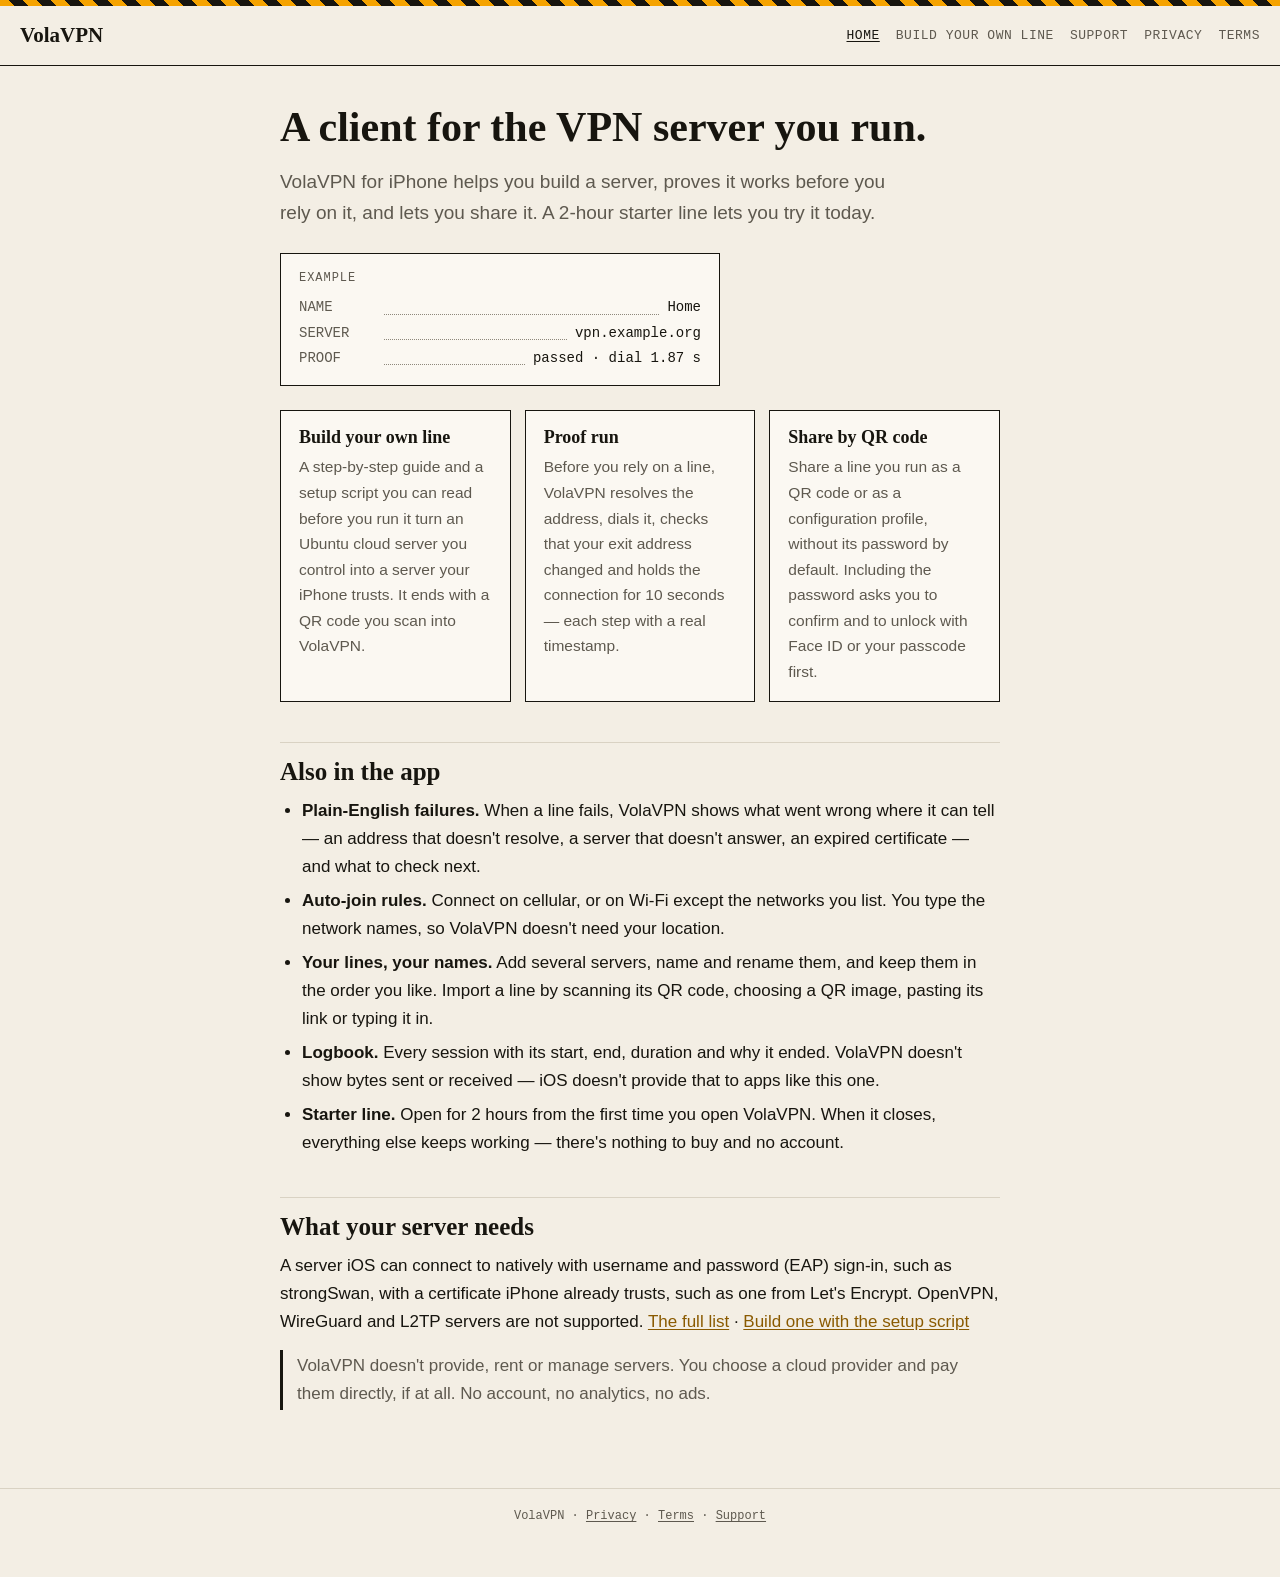
<file: index.html>
<!doctype html>
<html lang="en">
<head>
<meta charset="utf-8">
<meta name="viewport" content="width=device-width,initial-scale=1">
<title>VolaVPN — a client for the VPN server you run</title>
<meta name="description" content="VolaVPN helps you build your own VPN server, proves it works before you rely on it, and lets you share it by QR code. A 2-hour starter line gets you going.">
<meta name="color-scheme" content="light dark">
<link rel="stylesheet" href="style.css">
</head>
<body>
<header class="bar">
  <a class="brand" href="index.html">VolaVPN</a>
  <nav>
    <a href="index.html" aria-current="page">Home</a>
    <a href="kit/">Build your own line</a>
    <a href="support.html">Support</a>
    <a href="privacy.html">Privacy</a>
    <a href="terms.html">Terms</a>
  </nav>
</header>

<main>
  <h1>A client for the VPN server you run.</h1>
  <p class="lead">VolaVPN for iPhone helps you build a server, proves it works before you rely on it,
    and lets you share it. A 2-hour starter line lets you try it today.</p>

  <div class="linecard" aria-label="Example line card">
    <p class="label">Example</p>
    <div class="row"><span class="k">NAME</span><span class="fill"></span><span>Home</span></div>
    <div class="row"><span class="k">SERVER</span><span class="fill"></span><span>vpn.example.org</span></div>
    <div class="row"><span class="k">PROOF</span><span class="fill"></span><span>passed · dial 1.87 s</span></div>
  </div>

  <div class="cards">
    <div class="card">
      <h3>Build your own line</h3>
      <p>A step-by-step guide and a setup script you can read before you run it turn an Ubuntu cloud
        server you control into a server your iPhone trusts. It ends with a QR code you scan into VolaVPN.</p>
    </div>
    <div class="card">
      <h3>Proof run</h3>
      <p>Before you rely on a line, VolaVPN resolves the address, dials it, checks that your exit address
        changed and holds the connection for 10 seconds — each step with a real timestamp.</p>
    </div>
    <div class="card">
      <h3>Share by QR code</h3>
      <p>Share a line you run as a QR code or as a configuration profile, without its password by default.
        Including the password asks you to confirm and to unlock with Face ID or your passcode first.</p>
    </div>
  </div>

  <h2>Also in the app</h2>
  <ul>
    <li><strong>Plain-English failures.</strong> When a line fails, VolaVPN shows what went wrong where it
      can tell — an address that doesn't resolve, a server that doesn't answer, an expired certificate —
      and what to check next.</li>
    <li><strong>Auto-join rules.</strong> Connect on cellular, or on Wi-Fi except the networks you list.
      You type the network names, so VolaVPN doesn't need your location.</li>
    <li><strong>Your lines, your names.</strong> Add several servers, name and rename them, and keep them
      in the order you like. Import a line by scanning its QR code, choosing a QR image, pasting its
      link or typing it in.</li>
    <li><strong>Logbook.</strong> Every session with its start, end, duration and why it ended. VolaVPN
      doesn't show bytes sent or received — iOS doesn't provide that to apps like this one.</li>
    <li><strong>Starter line.</strong> Open for 2 hours from the first time you open VolaVPN. When it
      closes, everything else keeps working — there's nothing to buy and no account.</li>
  </ul>

  <h2>What your server needs</h2>
  <p>A server iOS can connect to natively with username and password (EAP) sign-in, such as strongSwan,
    with a certificate iPhone already trusts, such as one from Let's Encrypt. OpenVPN, WireGuard and L2TP
    servers are not supported. <a href="support.html#what-do-i-need-for-my-own-line">The full list</a> ·
    <a href="kit/">Build one with the setup script</a></p>

  <p class="note">VolaVPN doesn't provide, rent or manage servers. You choose a cloud provider and pay
    them directly, if at all. No account, no analytics, no ads.</p>
</main>

<footer class="foot">
  <p>VolaVPN · <a href="privacy.html">Privacy</a> · <a href="terms.html">Terms</a> · <a href="support.html">Support</a></p>
</footer>
</body>
</html>
</file>
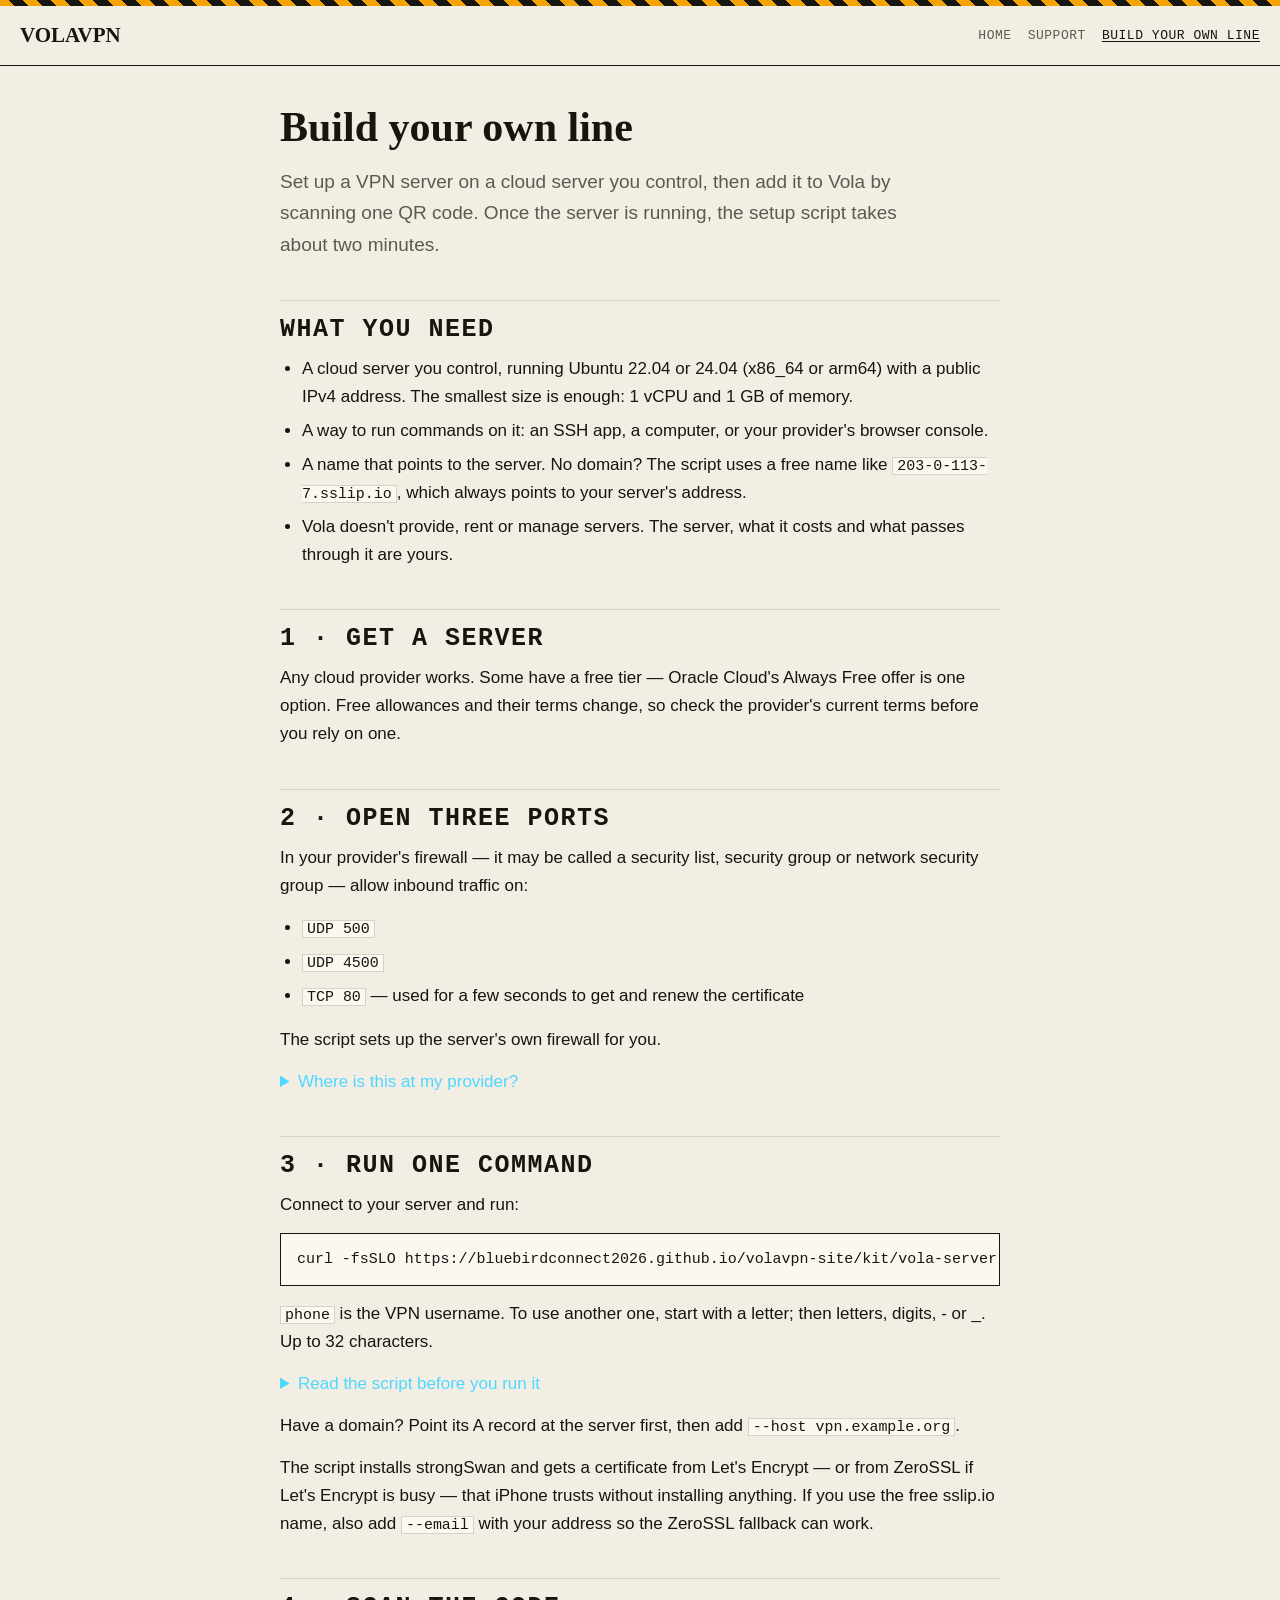
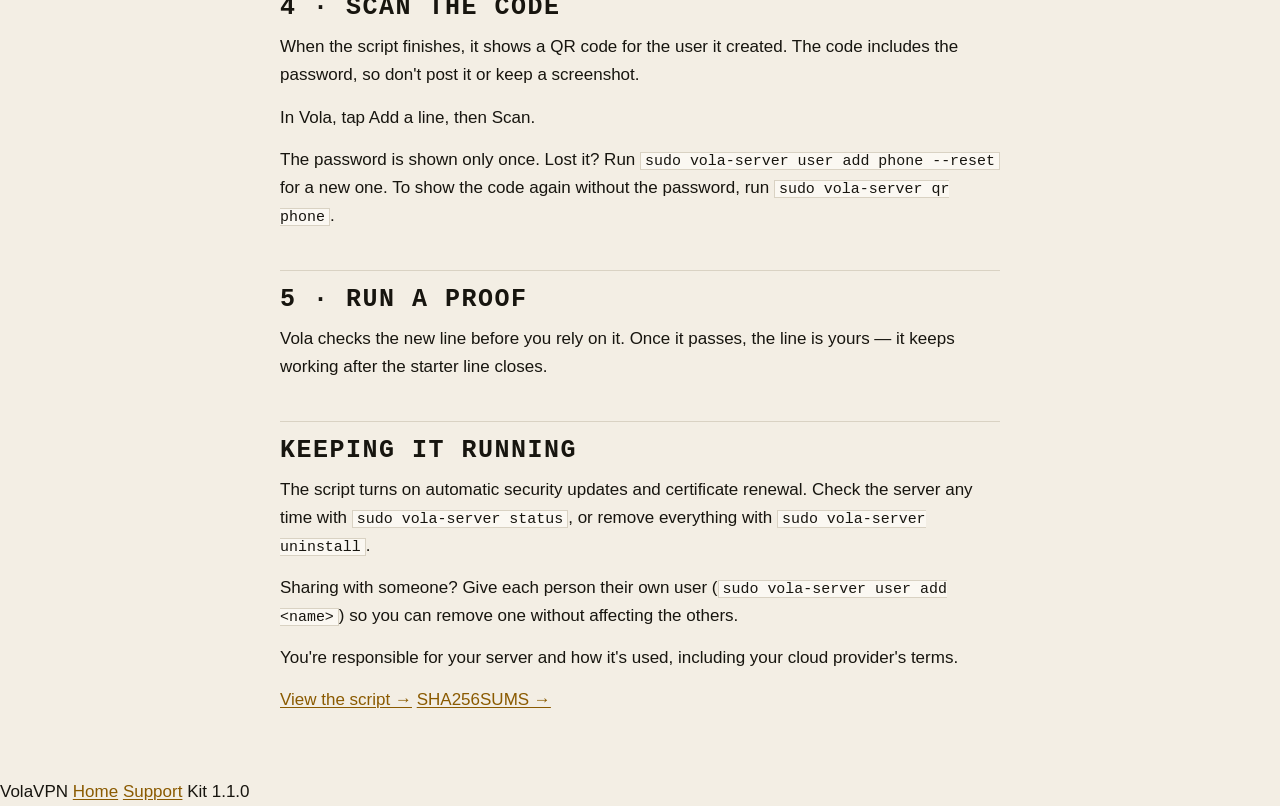
<file: kit/index.html>
<!doctype html>
<html lang="en">
<head>
<meta charset="utf-8">
<meta name="viewport" content="width=device-width,initial-scale=1">
<title>Build your own line — VolaVPN</title>
<meta name="description" content="Set up a VPN server on a cloud server you control, then add it to Vola by scanning one QR code.">
<meta name="color-scheme" content="dark">
<link rel="stylesheet" href="../style.css">
<style>
  /* only what ../style.css doesn't cover: command blocks and fold-out rows */
  pre.term{white-space:pre;margin:10px 0 14px}
  details{margin:10px 0 14px}
  details summary{cursor:pointer;color:var(--cyn,#4DD8FF)}
  details[open] summary{margin-bottom:8px}
  .step{font-family:var(--mono,ui-monospace,monospace);letter-spacing:.06em;text-transform:uppercase}
</style>
</head>
<body>
<!-- Web version of the in-app guide (DESIGN-2 §4.14.2). Kit 1.1.0. Maintained with server-kit/ (Lane K). -->
<header class="bar">
  <span class="brand">VOLAVPN</span>
  <nav>
    <a href="../index.html">Home</a>
    <a href="../support.html">Support</a>
    <a href="index.html" aria-current="page">Build your own line</a>
  </nav>
</header>

<main>
  <h1>Build your own line</h1>
  <p class="lead">Set up a VPN server on a cloud server you control, then add it to Vola by scanning
    one QR code. Once the server is running, the setup script takes about two minutes.</p>

  <h2 class="step">What you need</h2>
  <ul>
    <li>A cloud server you control, running Ubuntu 22.04 or 24.04 (x86_64 or arm64) with a public
      IPv4 address. The smallest size is enough: 1 vCPU and 1 GB of memory.</li>
    <li>A way to run commands on it: an SSH app, a computer, or your provider's browser console.</li>
    <li>A name that points to the server. No domain? The script uses a free name like
      <code>203-0-113-7.sslip.io</code>, which always points to your server's address.</li>
    <li>Vola doesn't provide, rent or manage servers. The server, what it costs and what passes
      through it are yours.</li>
  </ul>

  <h2 class="step">1 · Get a server</h2>
  <p>Any cloud provider works. Some have a free tier — Oracle Cloud's Always Free offer is one
    option. Free allowances and their terms change, so check the provider's current terms before
    you rely on one.</p>

  <h2 class="step">2 · Open three ports</h2>
  <p>In your provider's firewall — it may be called a security list, security group or network
    security group — allow inbound traffic on:</p>
  <ul class="tight">
    <li><code>UDP 500</code></li>
    <li><code>UDP 4500</code></li>
    <li><code>TCP 80</code> — used for a few seconds to get and renew the certificate</li>
  </ul>
  <p>The script sets up the server's own firewall for you.</p>
  <details>
    <summary>Where is this at my provider?</summary>
    <ul>
      <li><strong>Oracle Cloud</strong>: add ingress rules for UDP 500, UDP 4500 and TCP 80 to the
        subnet's security list or the instance's network security group. The kit handles the
        iptables REJECT rules that Oracle's Ubuntu image has.</li>
      <li><strong>AWS (EC2 / Lightsail)</strong>: add inbound rules for UDP 500, UDP 4500 and TCP 80
        to the instance's security group (on Lightsail, the instance's Networking tab).</li>
      <li><strong>Azure</strong>: add inbound security rules for UDP 500, UDP 4500 and TCP 80 to the
        VM's network security group.</li>
      <li><strong>Google Cloud</strong>: create a VPC firewall rule that allows ingress on UDP 500,
        UDP 4500 and TCP 80 to the instance, for example through a network tag.</li>
    </ul>
  </details>

  <h2 class="step">3 · Run one command</h2>
  <p>Connect to your server and run:</p>
<pre class="term">curl -fsSLO https://bluebirdconnect2026.github.io/volavpn-site/kit/vola-server.sh &amp;&amp; sudo bash vola-server.sh install --user phone</pre>
  <p class="dim"><code>phone</code> is the VPN username. To use another one, start with a letter; then
    letters, digits, - or _. Up to 32 characters.</p>
  <details>
    <summary>Read the script before you run it</summary>
<pre class="term">curl -fsSLO https://bluebirdconnect2026.github.io/volavpn-site/kit/vola-server.sh
curl -fsSLO https://bluebirdconnect2026.github.io/volavpn-site/kit/SHA256SUMS
sha256sum -c SHA256SUMS
less vola-server.sh
sudo bash vola-server.sh install --user phone</pre>
    <p class="dim">The script is plain text. SHA256SUMS lets you check that the file is the one
      published at https://bluebirdconnect2026.github.io/volavpn-site/kit.</p>
  </details>
  <p class="dim">Have a domain? Point its A record at the server first, then add
    <code>--host vpn.example.org</code>.</p>
  <p class="dim">The script installs strongSwan and gets a certificate from Let's Encrypt — or from
    ZeroSSL if Let's Encrypt is busy — that iPhone trusts without installing anything. If you use
    the free sslip.io name, also add <code>--email</code> with your address so the ZeroSSL fallback
    can work.</p>

  <h2 class="step">4 · Scan the code</h2>
  <p>When the script finishes, it shows a QR code for the user it created. The code includes the
    password, so don't post it or keep a screenshot.</p>
  <p>In Vola, tap Add a line, then Scan.</p>
  <p class="dim">The password is shown only once. Lost it? Run
    <code>sudo vola-server user add phone --reset</code> for a new one. To show the code again
    without the password, run <code>sudo vola-server qr phone</code>.</p>

  <h2 class="step">5 · Run a proof</h2>
  <p>Vola checks the new line before you rely on it. Once it passes, the line is yours — it keeps
    working after the starter line closes.</p>

  <h2 class="step">Keeping it running</h2>
  <p>The script turns on automatic security updates and certificate renewal. Check the server any
    time with <code>sudo vola-server status</code>, or remove everything with
    <code>sudo vola-server uninstall</code>.</p>
  <p>Sharing with someone? Give each person their own user
    (<code>sudo vola-server user add &lt;name&gt;</code>) so you can remove one without affecting
    the others.</p>
  <p>You're responsible for your server and how it's used, including your cloud provider's
    terms.</p>

  <div class="btnrow">
    <a class="btn go" href="vola-server.sh">View the script →</a>
    <a class="btn" href="SHA256SUMS">SHA256SUMS →</a>
  </div>
</main>

<footer>
  <span>VolaVPN</span>
  <a href="../index.html">Home</a>
  <a href="../support.html">Support</a>
  <span class="sp"></span>
  <span class="faint">Kit 1.1.0</span>
</footer>
</body>
</html>
</file>
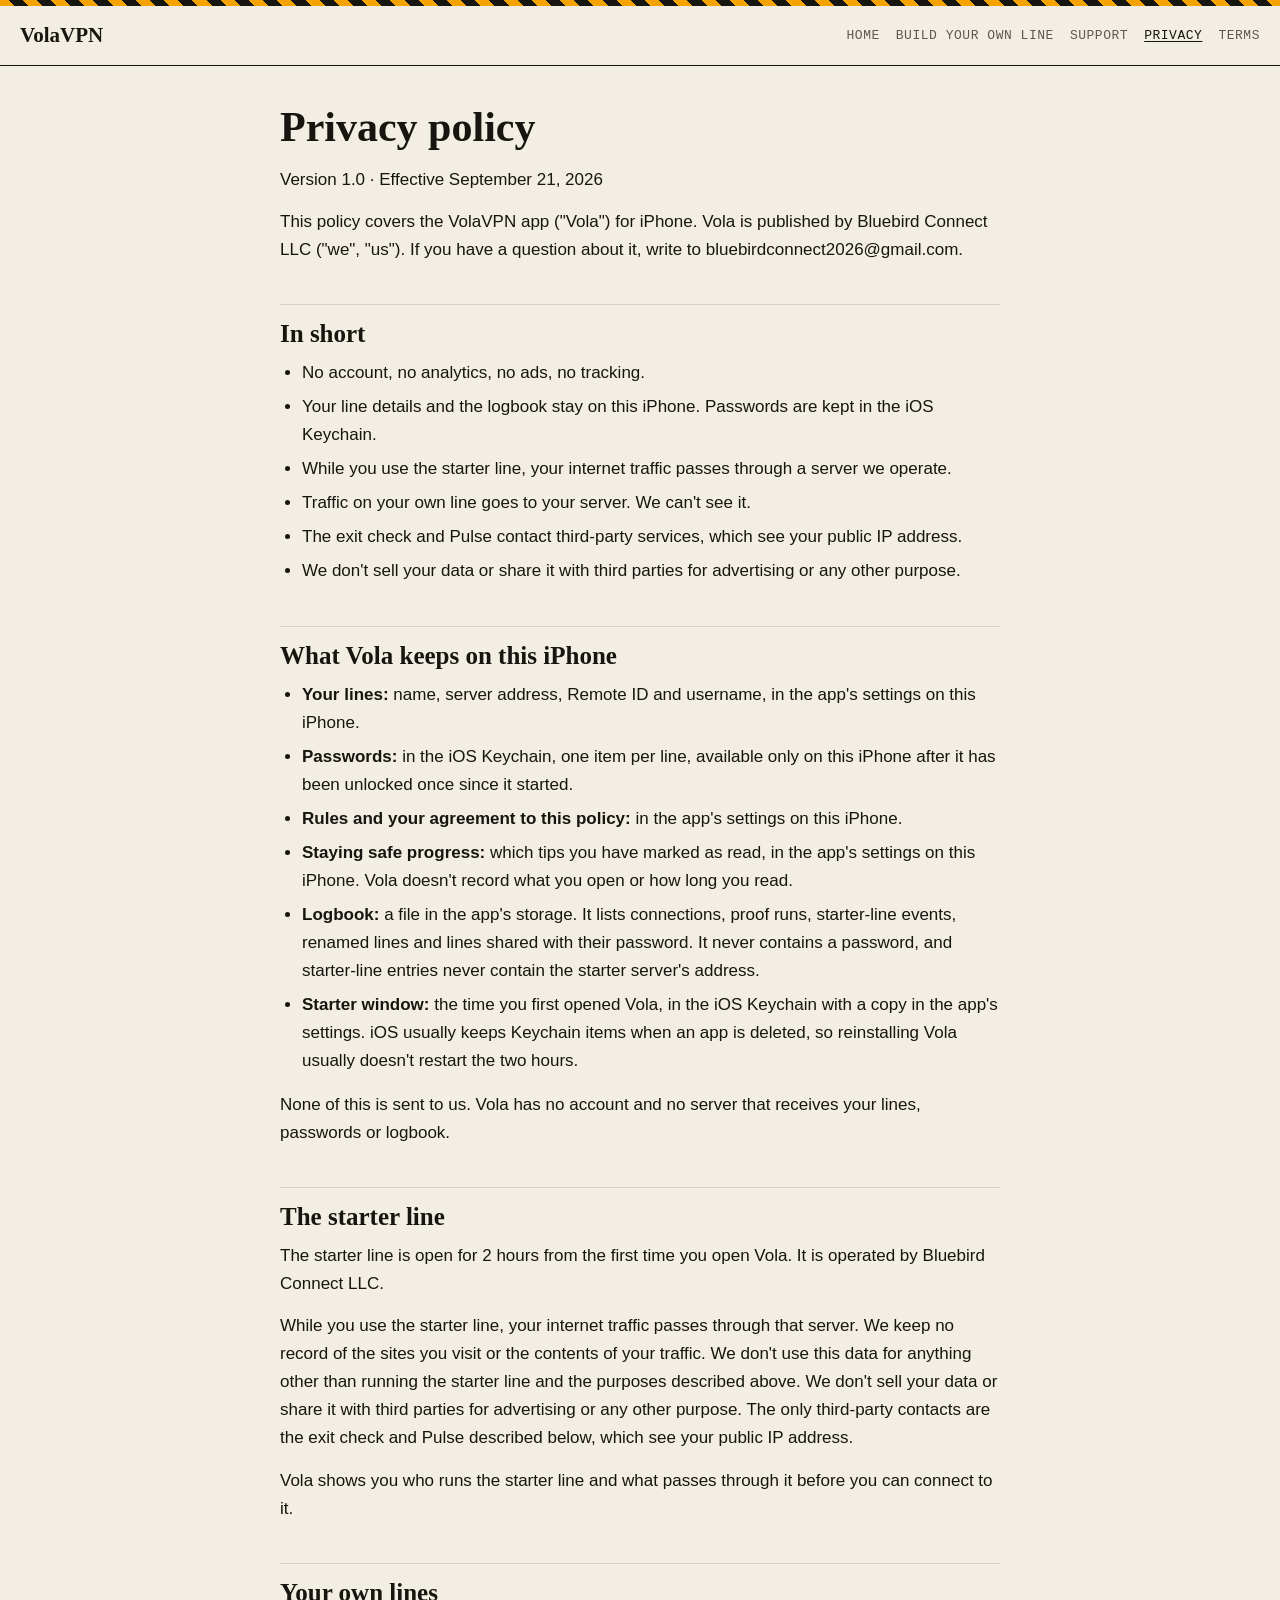
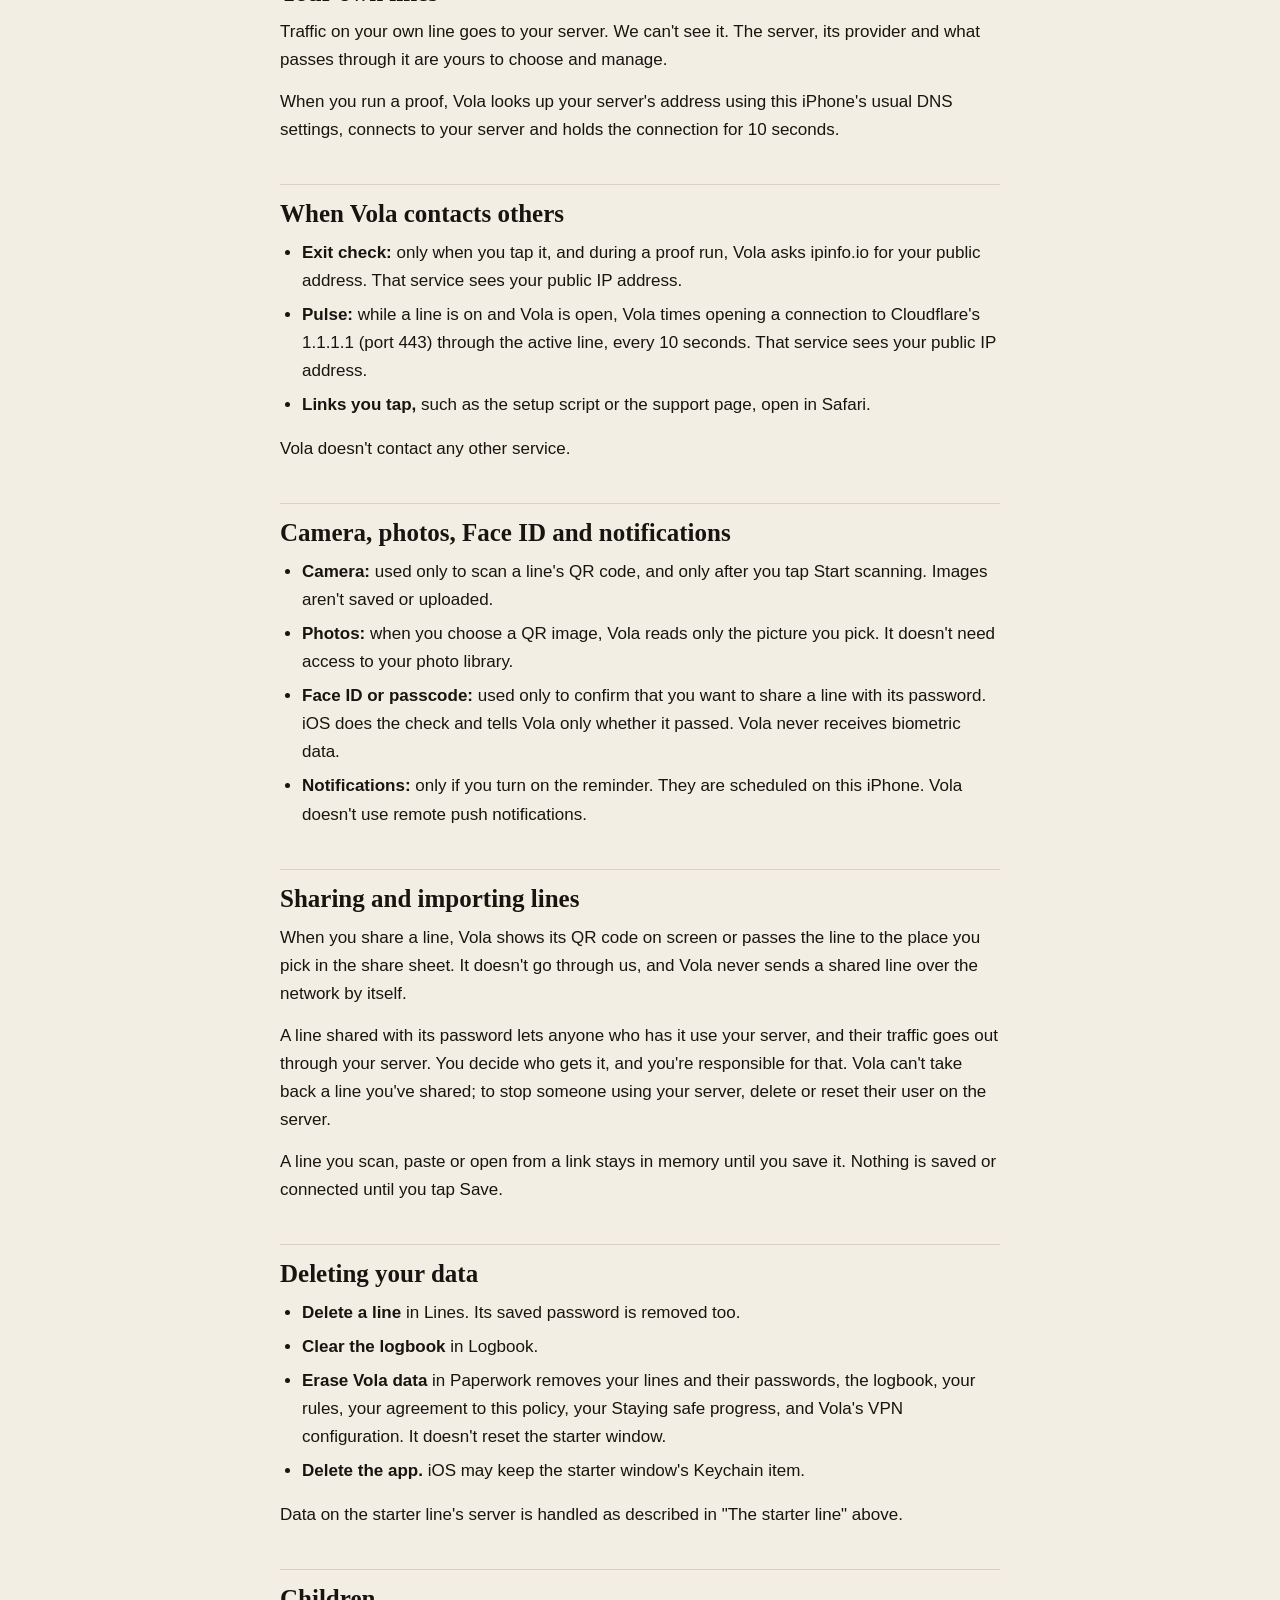
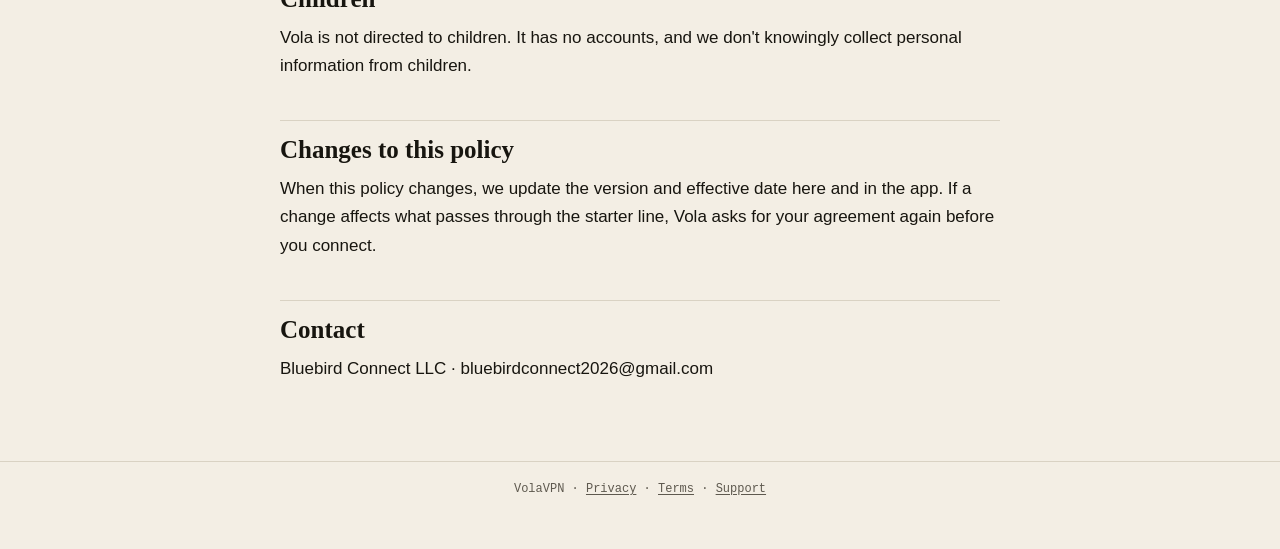
<file: privacy.html>
<!doctype html>
<!-- generated by tools/docs/render_site.py from Sources/VOLAVPN/Resources/Documents/privacy_policy.md sha256=e8e5e71ca37592c920cc0a3a67e6ad34bafdd0fc7aecd628313fef07b51f7c53 — edit the .md, then re-run the script -->
<html lang="en">
<head>
<meta charset="utf-8">
<meta name="viewport" content="width=device-width,initial-scale=1">
<title>Privacy policy — VolaVPN</title>
<meta name="description" content="What the VolaVPN app keeps on your iPhone, what passes through the starter line, and which services it contacts.">
<meta name="color-scheme" content="light dark">
<link rel="stylesheet" href="style.css">
</head>
<body>
<header class="bar">
  <a class="brand" href="index.html">VolaVPN</a>
  <nav>
    <a href="index.html">Home</a>
    <a href="kit/">Build your own line</a>
    <a href="support.html">Support</a>
    <a href="privacy.html" aria-current="page">Privacy</a>
    <a href="terms.html">Terms</a>
  </nav>
</header>

<main class="doc">
<h1>Privacy policy</h1>
<p>Version 1.0 · Effective September 21, 2026</p>
<p>This policy covers the VolaVPN app ("Vola") for iPhone. Vola is published by Bluebird Connect LLC ("we", "us"). If you have a question about it, write to bluebirdconnect2026@gmail.com.</p>
<h2 id="in-short">In short</h2>
<ul>
  <li>No account, no analytics, no ads, no tracking.</li>
  <li>Your line details and the logbook stay on this iPhone. Passwords are kept in the iOS Keychain.</li>
  <li>While you use the starter line, your internet traffic passes through a server we operate.</li>
  <li>Traffic on your own line goes to your server. We can't see it.</li>
  <li>The exit check and Pulse contact third-party services, which see your public IP address.</li>
  <li>We don't sell your data or share it with third parties for advertising or any other purpose.</li>
</ul>
<h2 id="what-vola-keeps-on-this-iphone">What Vola keeps on this iPhone</h2>
<ul>
  <li><strong>Your lines:</strong> name, server address, Remote ID and username, in the app's settings on this iPhone.</li>
  <li><strong>Passwords:</strong> in the iOS Keychain, one item per line, available only on this iPhone after it has been unlocked once since it started.</li>
  <li><strong>Rules and your agreement to this policy:</strong> in the app's settings on this iPhone.</li>
  <li><strong>Staying safe progress:</strong> which tips you have marked as read, in the app's settings on this iPhone. Vola doesn't record what you open or how long you read.</li>
  <li><strong>Logbook:</strong> a file in the app's storage. It lists connections, proof runs, starter-line events, renamed lines and lines shared with their password. It never contains a password, and starter-line entries never contain the starter server's address.</li>
  <li><strong>Starter window:</strong> the time you first opened Vola, in the iOS Keychain with a copy in the app's settings. iOS usually keeps Keychain items when an app is deleted, so reinstalling Vola usually doesn't restart the two hours.</li>
</ul>
<p>None of this is sent to us. Vola has no account and no server that receives your lines, passwords or logbook.</p>
<h2 id="the-starter-line">The starter line</h2>
<p>The starter line is open for 2 hours from the first time you open Vola. It is operated by Bluebird Connect LLC.</p>
<p>While you use the starter line, your internet traffic passes through that server. We keep no record of the sites you visit or the contents of your traffic. We don't use this data for anything other than running the starter line and the purposes described above. We don't sell your data or share it with third parties for advertising or any other purpose. The only third-party contacts are the exit check and Pulse described below, which see your public IP address.</p>
<p>Vola shows you who runs the starter line and what passes through it before you can connect to it.</p>
<h2 id="your-own-lines">Your own lines</h2>
<p>Traffic on your own line goes to your server. We can't see it. The server, its provider and what passes through it are yours to choose and manage.</p>
<p>When you run a proof, Vola looks up your server's address using this iPhone's usual DNS settings, connects to your server and holds the connection for 10 seconds.</p>
<h2 id="when-vola-contacts-others">When Vola contacts others</h2>
<ul>
  <li><strong>Exit check:</strong> only when you tap it, and during a proof run, Vola asks ipinfo.io for your public address. That service sees your public IP address.</li>
  <li><strong>Pulse:</strong> while a line is on and Vola is open, Vola times opening a connection to Cloudflare's 1.1.1.1 (port 443) through the active line, every 10 seconds. That service sees your public IP address.</li>
  <li><strong>Links you tap,</strong> such as the setup script or the support page, open in Safari.</li>
</ul>
<p>Vola doesn't contact any other service.</p>
<h2 id="camera-photos-face-id-and-notifications">Camera, photos, Face ID and notifications</h2>
<ul>
  <li><strong>Camera:</strong> used only to scan a line's QR code, and only after you tap Start scanning. Images aren't saved or uploaded.</li>
  <li><strong>Photos:</strong> when you choose a QR image, Vola reads only the picture you pick. It doesn't need access to your photo library.</li>
  <li><strong>Face ID or passcode:</strong> used only to confirm that you want to share a line with its password. iOS does the check and tells Vola only whether it passed. Vola never receives biometric data.</li>
  <li><strong>Notifications:</strong> only if you turn on the reminder. They are scheduled on this iPhone. Vola doesn't use remote push notifications.</li>
</ul>
<h2 id="sharing-and-importing-lines">Sharing and importing lines</h2>
<p>When you share a line, Vola shows its QR code on screen or passes the line to the place you pick in the share sheet. It doesn't go through us, and Vola never sends a shared line over the network by itself.</p>
<p>A line shared with its password lets anyone who has it use your server, and their traffic goes out through your server. You decide who gets it, and you're responsible for that. Vola can't take back a line you've shared; to stop someone using your server, delete or reset their user on the server.</p>
<p>A line you scan, paste or open from a link stays in memory until you save it. Nothing is saved or connected until you tap Save.</p>
<h2 id="deleting-your-data">Deleting your data</h2>
<ul>
  <li><strong>Delete a line</strong> in Lines. Its saved password is removed too.</li>
  <li><strong>Clear the logbook</strong> in Logbook.</li>
  <li><strong>Erase Vola data</strong> in Paperwork removes your lines and their passwords, the logbook, your rules, your agreement to this policy, your Staying safe progress, and Vola's VPN configuration. It doesn't reset the starter window.</li>
  <li><strong>Delete the app.</strong> iOS may keep the starter window's Keychain item.</li>
</ul>
<p>Data on the starter line's server is handled as described in "The starter line" above.</p>
<h2 id="children">Children</h2>
<p>Vola is not directed to children. It has no accounts, and we don't knowingly collect personal information from children.</p>
<h2 id="changes-to-this-policy">Changes to this policy</h2>
<p>When this policy changes, we update the version and effective date here and in the app. If a change affects what passes through the starter line, Vola asks for your agreement again before you connect.</p>
<h2 id="contact">Contact</h2>
<p>Bluebird Connect LLC · bluebirdconnect2026@gmail.com</p>
</main>

<footer class="foot">
  <p>VolaVPN · <a href="privacy.html">Privacy</a> · <a href="terms.html">Terms</a> · <a href="support.html">Support</a></p>
</footer>
</body>
</html>
</file>
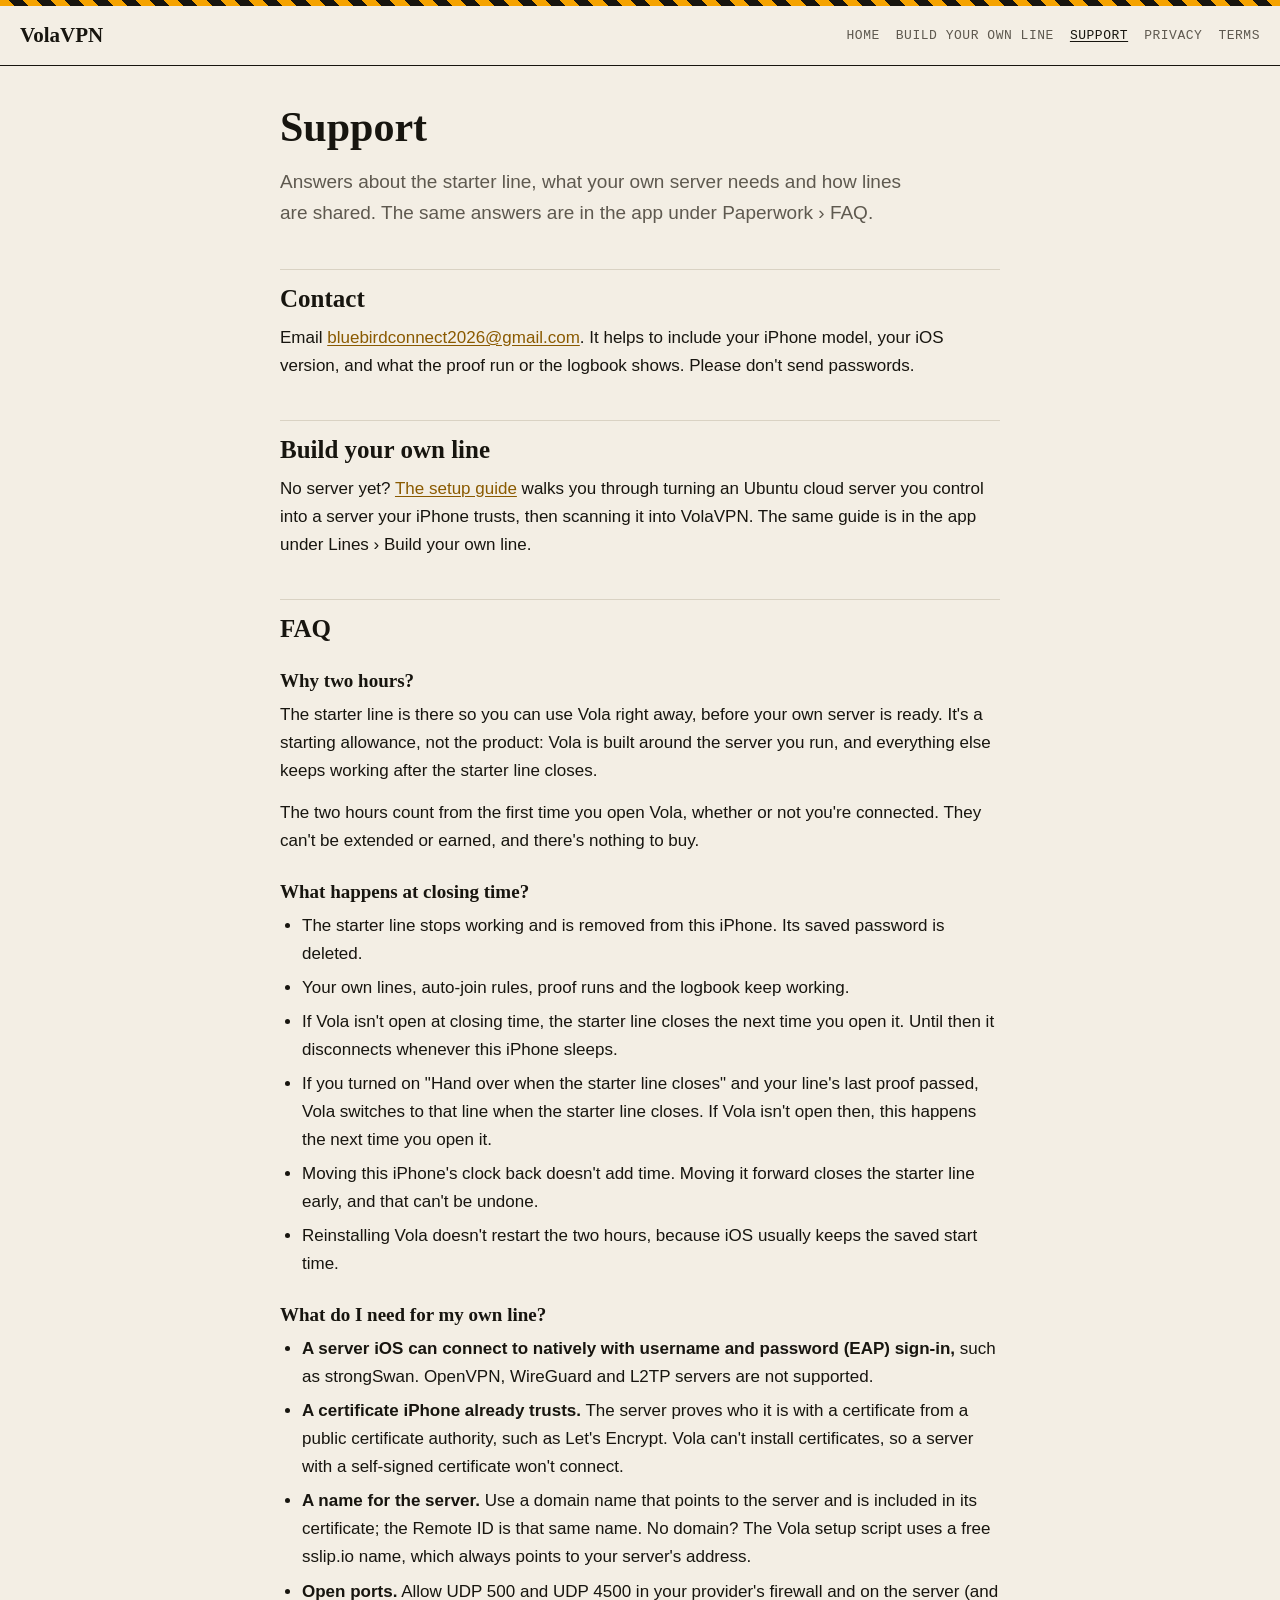
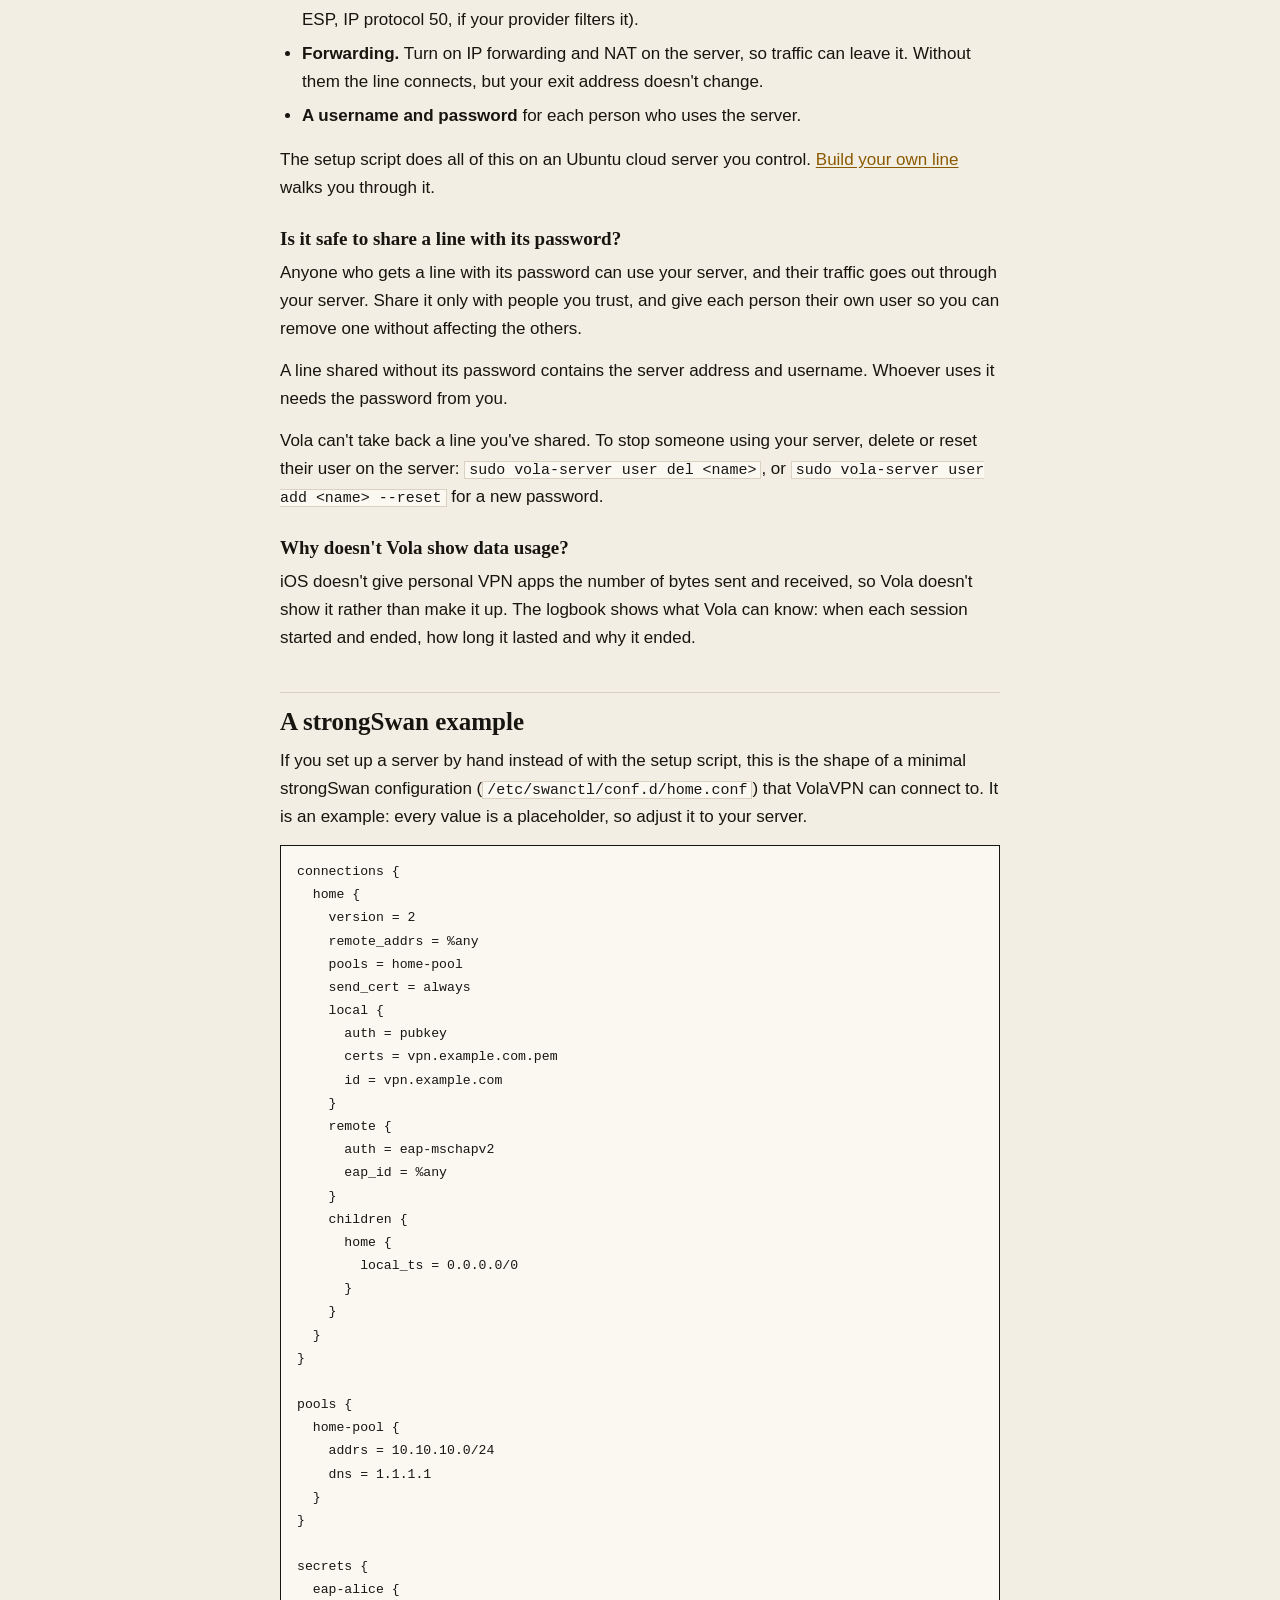
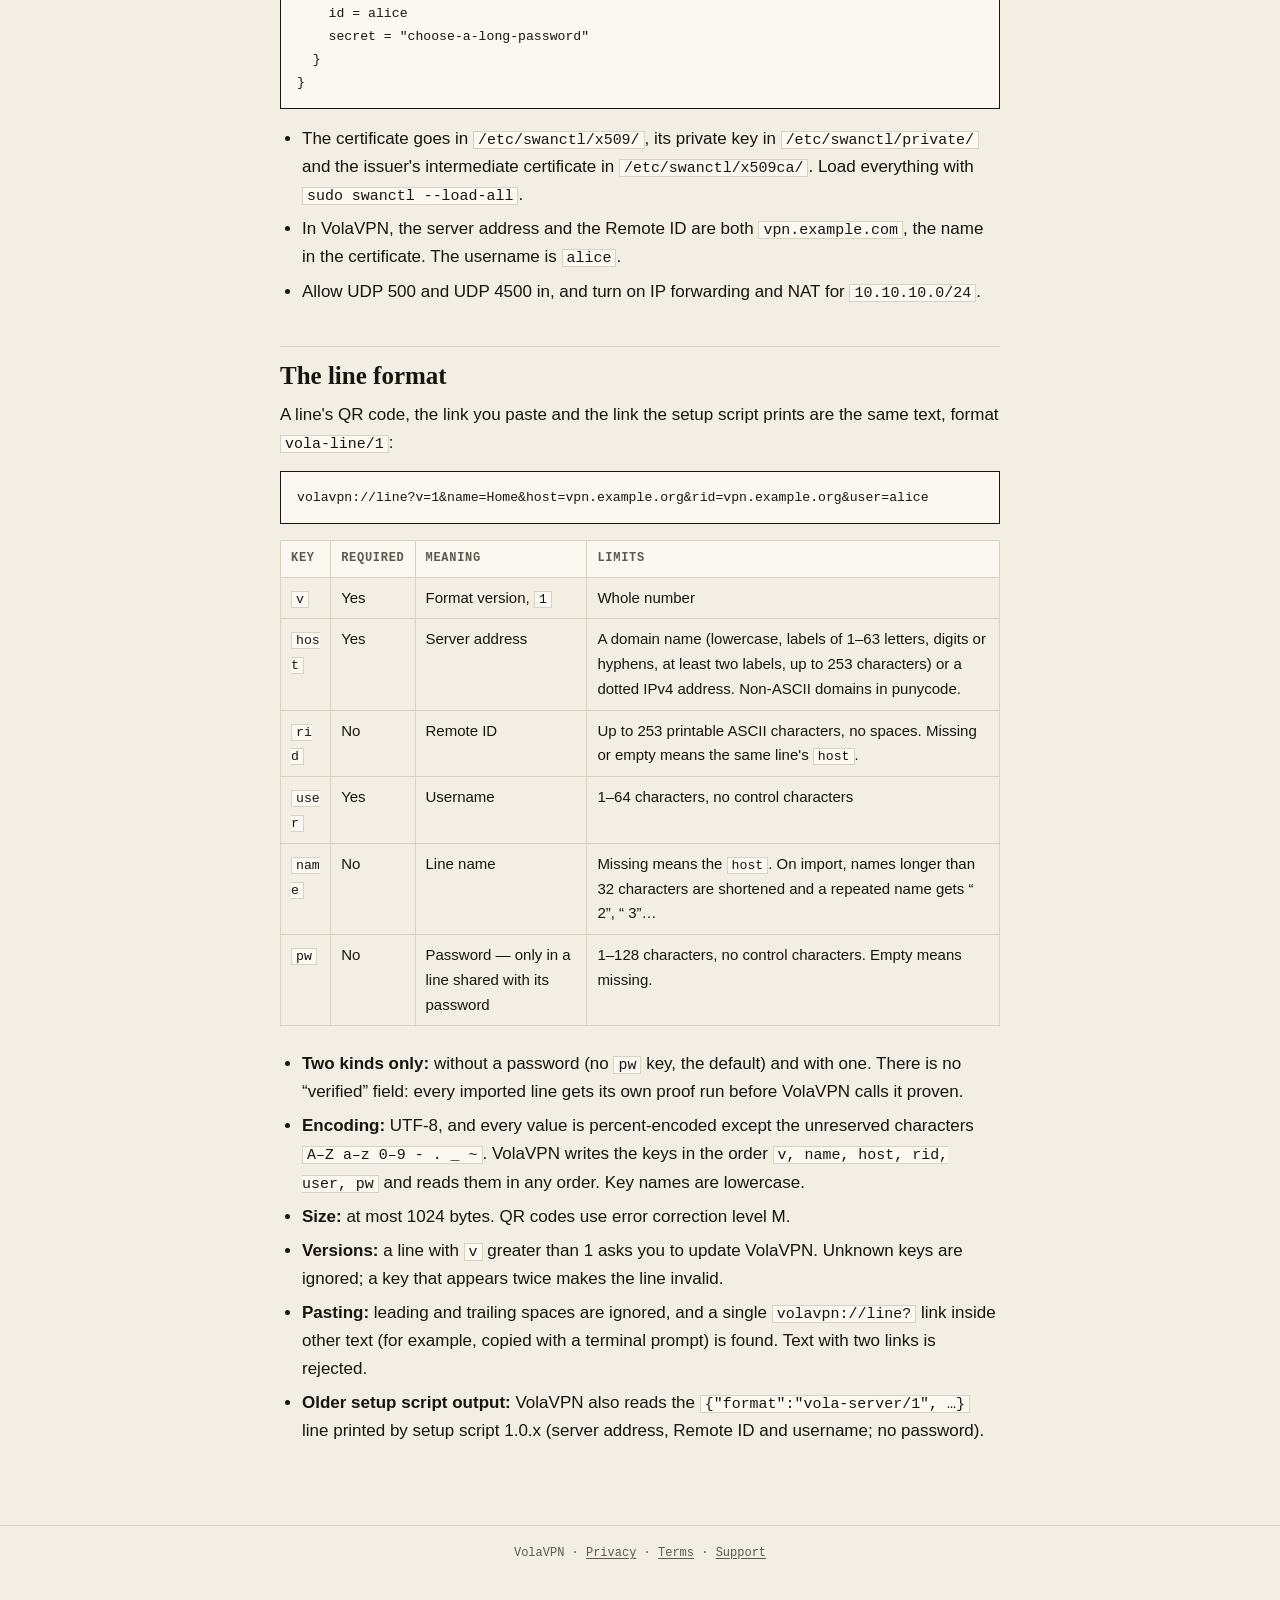
<file: support.html>
<!doctype html>
<html lang="en">
<head>
<meta charset="utf-8">
<meta name="viewport" content="width=device-width,initial-scale=1">
<title>Support — VolaVPN</title>
<meta name="description" content="Help for the VolaVPN app: what your server needs, a strongSwan example, the line format used by QR codes, and how to reach us.">
<meta name="color-scheme" content="light dark">
<link rel="stylesheet" href="style.css">
</head>
<body>
<header class="bar">
  <a class="brand" href="index.html">VolaVPN</a>
  <nav>
    <a href="index.html">Home</a>
    <a href="kit/">Build your own line</a>
    <a href="support.html" aria-current="page">Support</a>
    <a href="privacy.html">Privacy</a>
    <a href="terms.html">Terms</a>
  </nav>
</header>

<main>
  <h1>Support</h1>
  <p class="lead">Answers about the starter line, what your own server needs and how lines are shared.
    The same answers are in the app under Paperwork › FAQ.</p>

  <h2 id="contact">Contact</h2>
  <p>Email <a href="mailto:bluebirdconnect2026@gmail.com">bluebirdconnect2026@gmail.com</a>.
    It helps to include your iPhone model, your iOS version, and what the proof run or the logbook shows.
    Please don't send passwords.</p>

  <h2 id="build">Build your own line</h2>
  <p>No server yet? <a href="kit/">The setup guide</a> walks you through turning an Ubuntu cloud server
    you control into a server your iPhone trusts, then scanning it into VolaVPN. The same guide is in the
    app under Lines › Build your own line.</p>

  <h2 id="faq">FAQ</h2>
<!-- BEGIN GENERATED from Sources/VOLAVPN/Resources/Documents/faq.md sha256=777109f36037fd7f8d4cce1edc7385ec160d29d7ca9459dd32a7cd507549fd9c -->
<h3 id="why-two-hours">Why two hours?</h3>
<p>The starter line is there so you can use Vola right away, before your own server is ready. It's a starting allowance, not the product: Vola is built around the server you run, and everything else keeps working after the starter line closes.</p>
<p>The two hours count from the first time you open Vola, whether or not you're connected. They can't be extended or earned, and there's nothing to buy.</p>
<h3 id="what-happens-at-closing-time">What happens at closing time?</h3>
<ul>
  <li>The starter line stops working and is removed from this iPhone. Its saved password is deleted.</li>
  <li>Your own lines, auto-join rules, proof runs and the logbook keep working.</li>
  <li>If Vola isn't open at closing time, the starter line closes the next time you open it. Until then it disconnects whenever this iPhone sleeps.</li>
  <li>If you turned on "Hand over when the starter line closes" and your line's last proof passed, Vola switches to that line when the starter line closes. If Vola isn't open then, this happens the next time you open it.</li>
  <li>Moving this iPhone's clock back doesn't add time. Moving it forward closes the starter line early, and that can't be undone.</li>
  <li>Reinstalling Vola doesn't restart the two hours, because iOS usually keeps the saved start time.</li>
</ul>
<h3 id="what-do-i-need-for-my-own-line">What do I need for my own line?</h3>
<ul>
  <li><strong>A server iOS can connect to natively with username and password (EAP) sign-in,</strong> such as strongSwan. OpenVPN, WireGuard and L2TP servers are not supported.</li>
  <li><strong>A certificate iPhone already trusts.</strong> The server proves who it is with a certificate from a public certificate authority, such as Let's Encrypt. Vola can't install certificates, so a server with a self-signed certificate won't connect.</li>
  <li><strong>A name for the server.</strong> Use a domain name that points to the server and is included in its certificate; the Remote ID is that same name. No domain? The Vola setup script uses a free sslip.io name, which always points to your server's address.</li>
  <li><strong>Open ports.</strong> Allow UDP 500 and UDP 4500 in your provider's firewall and on the server (and ESP, IP protocol 50, if your provider filters it).</li>
  <li><strong>Forwarding.</strong> Turn on IP forwarding and NAT on the server, so traffic can leave it. Without them the line connects, but your exit address doesn't change.</li>
  <li><strong>A username and password</strong> for each person who uses the server.</li>
</ul>
<p>The setup script does all of this on an Ubuntu cloud server you control. <a href="kit/">Build your own line</a> walks you through it.</p>
<h3 id="is-it-safe-to-share-a-line-with-its-password">Is it safe to share a line with its password?</h3>
<p>Anyone who gets a line with its password can use your server, and their traffic goes out through your server. Share it only with people you trust, and give each person their own user so you can remove one without affecting the others.</p>
<p>A line shared without its password contains the server address and username. Whoever uses it needs the password from you.</p>
<p>Vola can't take back a line you've shared. To stop someone using your server, delete or reset their user on the server: <code>sudo vola-server user del &lt;name&gt;</code>, or <code>sudo vola-server user add &lt;name&gt; --reset</code> for a new password.</p>
<h3 id="why-doesn-t-vola-show-data-usage">Why doesn't Vola show data usage?</h3>
<p>iOS doesn't give personal VPN apps the number of bytes sent and received, so Vola doesn't show it rather than make it up. The logbook shows what Vola can know: when each session started and ended, how long it lasted and why it ended.</p>
<!-- END GENERATED -->

  <h2 id="strongswan-example">A strongSwan example</h2>
  <p>If you set up a server by hand instead of with the setup script, this is the shape of a minimal
    strongSwan configuration (<code>/etc/swanctl/conf.d/home.conf</code>) that VolaVPN can connect to.
    It is an example: every value is a placeholder, so adjust it to your server.</p>
  <pre><code>connections {
  home {
    version = 2
    remote_addrs = %any
    pools = home-pool
    send_cert = always
    local {
      auth = pubkey
      certs = vpn.example.com.pem
      id = vpn.example.com
    }
    remote {
      auth = eap-mschapv2
      eap_id = %any
    }
    children {
      home {
        local_ts = 0.0.0.0/0
      }
    }
  }
}

pools {
  home-pool {
    addrs = 10.10.10.0/24
    dns = 1.1.1.1
  }
}

secrets {
  eap-alice {
    id = alice
    secret = "choose-a-long-password"
  }
}</code></pre>
  <ul>
    <li>The certificate goes in <code>/etc/swanctl/x509/</code>, its private key in
      <code>/etc/swanctl/private/</code> and the issuer's intermediate certificate in
      <code>/etc/swanctl/x509ca/</code>. Load everything with <code>sudo swanctl --load-all</code>.</li>
    <li>In VolaVPN, the server address and the Remote ID are both <code>vpn.example.com</code>, the name in
      the certificate. The username is <code>alice</code>.</li>
    <li>Allow UDP 500 and UDP 4500 in, and turn on IP forwarding and NAT for <code>10.10.10.0/24</code>.</li>
  </ul>

  <h2 id="line-format">The line format</h2>
  <p>A line's QR code, the link you paste and the link the setup script prints are the same text, format
    <code>vola-line/1</code>:</p>
  <pre><code>volavpn://line?v=1&amp;name=Home&amp;host=vpn.example.org&amp;rid=vpn.example.org&amp;user=alice</code></pre>
  <div class="scroll">
  <table>
    <thead><tr><th>Key</th><th>Required</th><th>Meaning</th><th>Limits</th></tr></thead>
    <tbody>
      <tr><td><code>v</code></td><td>Yes</td><td>Format version, <code>1</code></td><td>Whole number</td></tr>
      <tr><td><code>host</code></td><td>Yes</td><td>Server address</td><td>A domain name (lowercase, labels of 1–63 letters, digits or hyphens, at least two labels, up to 253 characters) or a dotted IPv4 address. Non-ASCII domains in punycode.</td></tr>
      <tr><td><code>rid</code></td><td>No</td><td>Remote ID</td><td>Up to 253 printable ASCII characters, no spaces. Missing or empty means the same line's <code>host</code>.</td></tr>
      <tr><td><code>user</code></td><td>Yes</td><td>Username</td><td>1–64 characters, no control characters</td></tr>
      <tr><td><code>name</code></td><td>No</td><td>Line name</td><td>Missing means the <code>host</code>. On import, names longer than 32 characters are shortened and a repeated name gets “ 2”, “ 3”…</td></tr>
      <tr><td><code>pw</code></td><td>No</td><td>Password — only in a line shared with its password</td><td>1–128 characters, no control characters. Empty means missing.</td></tr>
    </tbody>
  </table>
  </div>
  <ul>
    <li><strong>Two kinds only:</strong> without a password (no <code>pw</code> key, the default) and with
      one. There is no “verified” field: every imported line gets its own proof run before VolaVPN calls it
      proven.</li>
    <li><strong>Encoding:</strong> UTF-8, and every value is percent-encoded except the unreserved
      characters <code>A–Z a–z 0–9 - . _ ~</code>. VolaVPN writes the keys in the order
      <code>v, name, host, rid, user, pw</code> and reads them in any order. Key names are lowercase.</li>
    <li><strong>Size:</strong> at most 1024 bytes. QR codes use error correction level M.</li>
    <li><strong>Versions:</strong> a line with <code>v</code> greater than 1 asks you to update VolaVPN.
      Unknown keys are ignored; a key that appears twice makes the line invalid.</li>
    <li><strong>Pasting:</strong> leading and trailing spaces are ignored, and a single
      <code>volavpn://line?</code> link inside other text (for example, copied with a terminal prompt) is
      found. Text with two links is rejected.</li>
    <li><strong>Older setup script output:</strong> VolaVPN also reads the
      <code>{"format":"vola-server/1", …}</code> line printed by setup script 1.0.x (server address,
      Remote ID and username; no password).</li>
  </ul>
</main>

<footer class="foot">
  <p>VolaVPN · <a href="privacy.html">Privacy</a> · <a href="terms.html">Terms</a> · <a href="support.html">Support</a></p>
</footer>
</body>
</html>
</file>
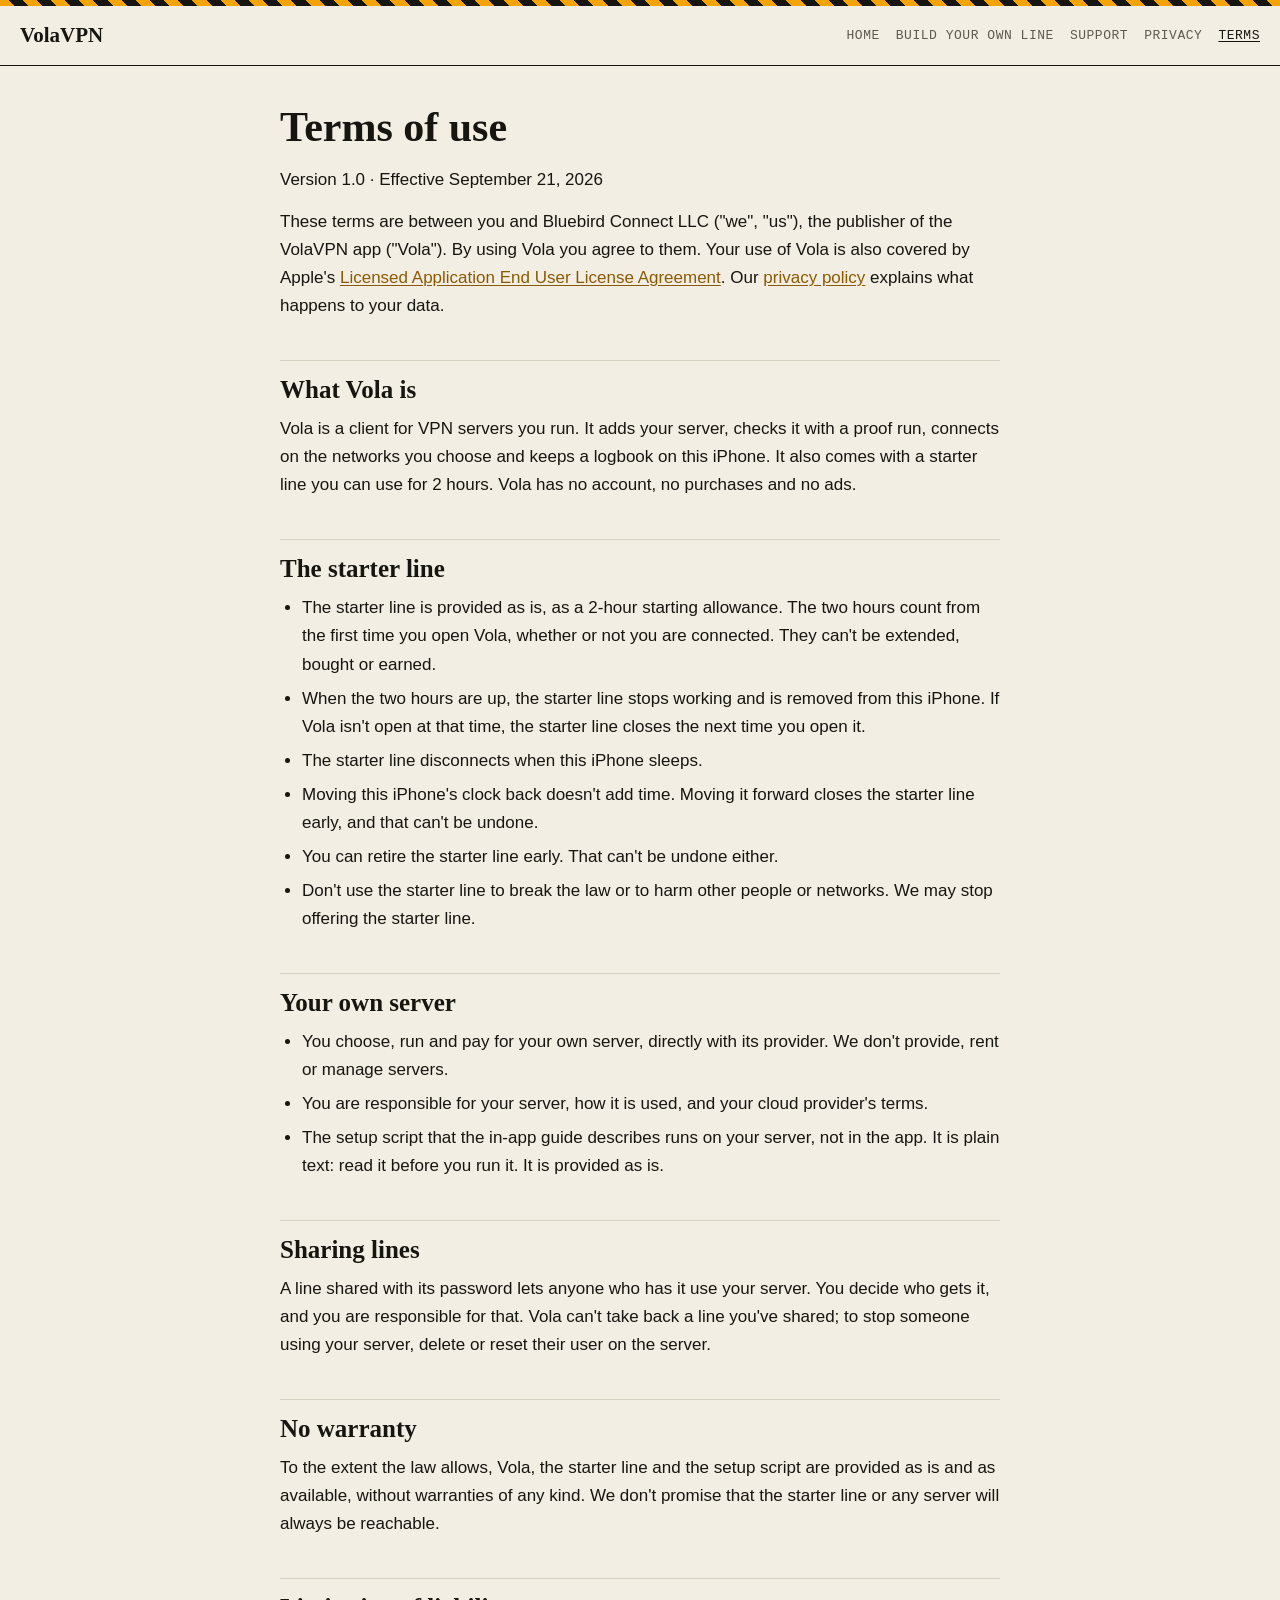
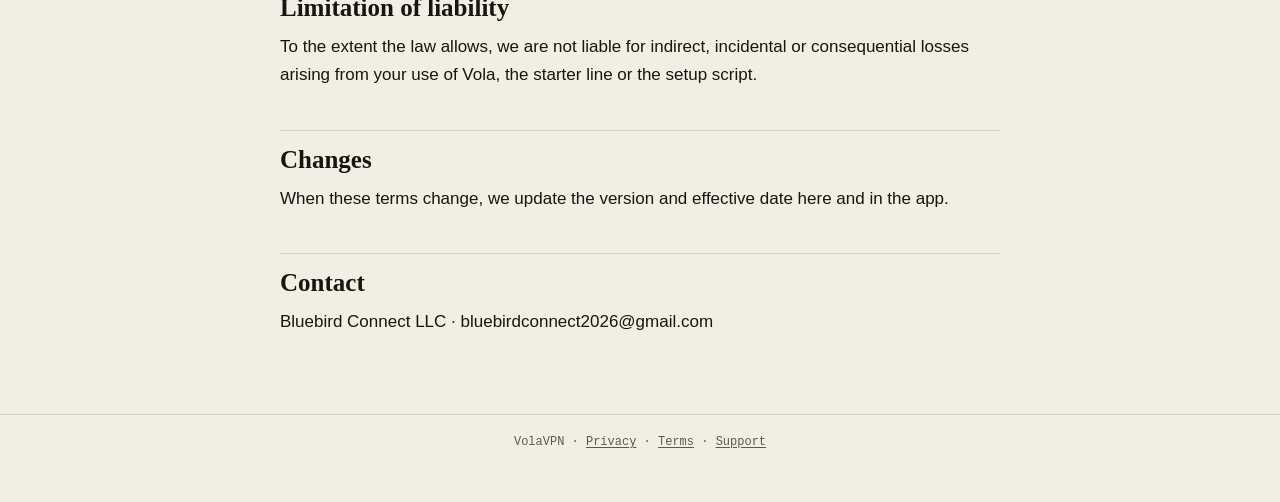
<file: terms.html>
<!doctype html>
<!-- generated by tools/docs/render_site.py from Sources/VOLAVPN/Resources/Documents/terms_of_use.md sha256=8dbc407890787b4b83780d04aa94a156f87179c1c0ae6a9217218865a76c7118 — edit the .md, then re-run the script -->
<html lang="en">
<head>
<meta charset="utf-8">
<meta name="viewport" content="width=device-width,initial-scale=1">
<title>Terms of use — VolaVPN</title>
<meta name="description" content="Terms for using the VolaVPN app and its starter line.">
<meta name="color-scheme" content="light dark">
<link rel="stylesheet" href="style.css">
</head>
<body>
<header class="bar">
  <a class="brand" href="index.html">VolaVPN</a>
  <nav>
    <a href="index.html">Home</a>
    <a href="kit/">Build your own line</a>
    <a href="support.html">Support</a>
    <a href="privacy.html">Privacy</a>
    <a href="terms.html" aria-current="page">Terms</a>
  </nav>
</header>

<main class="doc">
<h1>Terms of use</h1>
<p>Version 1.0 · Effective September 21, 2026</p>
<p>These terms are between you and Bluebird Connect LLC ("we", "us"), the publisher of the VolaVPN app ("Vola"). By using Vola you agree to them. Your use of Vola is also covered by Apple's <a href="https://www.apple.com/legal/internet-services/itunes/dev/stdeula/">Licensed Application End User License Agreement</a>. Our <a href="privacy.html">privacy policy</a> explains what happens to your data.</p>
<h2 id="what-vola-is">What Vola is</h2>
<p>Vola is a client for VPN servers you run. It adds your server, checks it with a proof run, connects on the networks you choose and keeps a logbook on this iPhone. It also comes with a starter line you can use for 2 hours. Vola has no account, no purchases and no ads.</p>
<h2 id="the-starter-line">The starter line</h2>
<ul>
  <li>The starter line is provided as is, as a 2-hour starting allowance. The two hours count from the first time you open Vola, whether or not you are connected. They can't be extended, bought or earned.</li>
  <li>When the two hours are up, the starter line stops working and is removed from this iPhone. If Vola isn't open at that time, the starter line closes the next time you open it.</li>
  <li>The starter line disconnects when this iPhone sleeps.</li>
  <li>Moving this iPhone's clock back doesn't add time. Moving it forward closes the starter line early, and that can't be undone.</li>
  <li>You can retire the starter line early. That can't be undone either.</li>
  <li>Don't use the starter line to break the law or to harm other people or networks. We may stop offering the starter line.</li>
</ul>
<h2 id="your-own-server">Your own server</h2>
<ul>
  <li>You choose, run and pay for your own server, directly with its provider. We don't provide, rent or manage servers.</li>
  <li>You are responsible for your server, how it is used, and your cloud provider's terms.</li>
  <li>The setup script that the in-app guide describes runs on your server, not in the app. It is plain text: read it before you run it. It is provided as is.</li>
</ul>
<h2 id="sharing-lines">Sharing lines</h2>
<p>A line shared with its password lets anyone who has it use your server. You decide who gets it, and you are responsible for that. Vola can't take back a line you've shared; to stop someone using your server, delete or reset their user on the server.</p>
<h2 id="no-warranty">No warranty</h2>
<p>To the extent the law allows, Vola, the starter line and the setup script are provided as is and as available, without warranties of any kind. We don't promise that the starter line or any server will always be reachable.</p>
<h2 id="limitation-of-liability">Limitation of liability</h2>
<p>To the extent the law allows, we are not liable for indirect, incidental or consequential losses arising from your use of Vola, the starter line or the setup script.</p>
<h2 id="changes">Changes</h2>
<p>When these terms change, we update the version and effective date here and in the app.</p>
<h2 id="contact">Contact</h2>
<p>Bluebird Connect LLC · bluebirdconnect2026@gmail.com</p>
</main>

<footer class="foot">
  <p>VolaVPN · <a href="privacy.html">Privacy</a> · <a href="terms.html">Terms</a> · <a href="support.html">Support</a></p>
</footer>
</body>
</html>
</file>
<file: style.css>
/* ==========================================================================
   VolaVPN site — the app's Paper / Carbon tokens (DESIGN-2.md §5.1, §10.3).
   Warm paper, ink rules, square corners, serif headings, monospaced labels.
   Self-contained: no web fonts, no CDN, no scripts, no trackers.
   ========================================================================== */
:root{
  --paper:#F3EEE4; --card:#FBF8F2; --ink:#17150F; --ink-soft:#5E594F; --ink-faint:#8E887C;
  --rule:#D9D2C3; --signal:#F5A300; --signal-ink:#8A5A00; --verdigris:#1F7A6B; --graphite:#3B3A36;
  --serif:ui-serif,"New York",Georgia,"Times New Roman",serif;
  --mono:ui-monospace,SFMono-Regular,Menlo,Consolas,monospace;
  --body:-apple-system,BlinkMacSystemFont,"Segoe UI",Roboto,Helvetica,Arial,sans-serif;
  color-scheme:light;
}
@media (prefers-color-scheme:dark){
  :root{
    --paper:#121110; --card:#1C1A17; --ink:#EDE6D6; --ink-soft:#A69F90; --ink-faint:#7A7468;
    --rule:#34302A; --signal:#FFB31A; --signal-ink:#FFC857; --verdigris:#3FB39E; --graphite:#6B675F;
    color-scheme:dark;
  }
}
*{box-sizing:border-box;border-radius:0}
html{-webkit-text-size-adjust:100%}
body{margin:0;background:var(--paper);color:var(--ink);font:17px/1.65 var(--body);
  -webkit-font-smoothing:antialiased}
a{color:var(--signal-ink);text-decoration:underline;text-underline-offset:2px}
a:hover{text-decoration-thickness:2px}
img{max-width:100%}

/* Header: a strip of the sign's hazard tape, then a plain ink rule. */
header.bar{border-bottom:1px solid var(--ink);background:var(--paper);
  display:flex;align-items:center;gap:16px;flex-wrap:wrap;padding:18px 20px 12px;position:relative}
header.bar::before{content:"";position:absolute;left:0;right:0;top:0;height:6px;
  background:repeating-linear-gradient(45deg,var(--signal) 0 10px,var(--ink) 10px 20px)}
header.bar .brand{font-family:var(--serif);font-weight:600;font-size:21px;color:var(--ink);text-decoration:none}
header.bar nav{margin-left:auto;display:flex;gap:6px 16px;flex-wrap:wrap;
  font-family:var(--mono);font-size:13px;letter-spacing:.04em;text-transform:uppercase}
header.bar nav a{color:var(--ink-soft);text-decoration:none}
header.bar nav a:hover{color:var(--ink);text-decoration:underline}
header.bar nav a[aria-current="page"]{color:var(--ink);text-decoration:underline}

main{max-width:760px;margin:0 auto;padding:36px 20px 64px}
h1,h2,h3{font-family:var(--serif);font-weight:600;line-height:1.2;color:var(--ink);text-wrap:balance}
h1{font-size:clamp(30px,6vw,42px);margin:0 0 14px}
h2{font-size:25px;margin:40px 0 10px;padding-top:14px;border-top:1px solid var(--rule)}
h3{font-size:19px;margin:26px 0 8px}
p{margin:0 0 14px}
ul{margin:0 0 16px;padding-left:22px}
li{margin:6px 0}
strong{font-weight:600}
code,pre{font-family:var(--mono);font-size:.88em}
code{background:var(--card);border:1px solid var(--rule);padding:0 4px;overflow-wrap:anywhere}
pre{background:var(--card);border:1px solid var(--ink);padding:14px 16px;overflow-x:auto;line-height:1.55;margin:0 0 16px}
pre code{background:none;border:0;padding:0}
.lead{font-size:19px;color:var(--ink-soft);max-width:60ch}
.soft{color:var(--ink-soft)}
.label{font-family:var(--mono);font-size:12px;letter-spacing:.08em;text-transform:uppercase;color:var(--ink-soft);margin:0 0 6px}

/* Cards: the line-card look — card paper, 1 pt ink stroke, square corners. */
.cards{display:grid;grid-template-columns:repeat(auto-fit,minmax(210px,1fr));gap:14px;margin:22px 0}
.card{background:var(--card);border:1px solid var(--ink);padding:16px 18px}
.card h3{margin:0 0 6px;font-size:18px}
.card p{margin:0;color:var(--ink-soft);font-size:15.5px}

/* Monospaced line card (Home page). */
.linecard{background:var(--card);border:1px solid var(--ink);padding:14px 18px;margin:24px 0;
  font-family:var(--mono);font-size:14px;line-height:1.8;max-width:440px}
.linecard .row{display:flex;gap:8px}
.linecard .k{color:var(--ink-soft);min-width:5.5em}
.linecard .fill{flex:1;border-bottom:1px dotted var(--ink-faint);transform:translateY(-6px)}

table{border-collapse:collapse;width:100%;margin:0 0 18px;font-size:15px}
th,td{border:1px solid var(--rule);padding:8px 10px;text-align:left;vertical-align:top}
th{font-family:var(--mono);font-size:12px;letter-spacing:.06em;text-transform:uppercase;color:var(--ink-soft);background:var(--card)}
.scroll{overflow-x:auto}

.note{border-left:3px solid var(--ink);padding:2px 0 2px 14px;color:var(--ink-soft)}
.tbd{color:var(--ink-faint)}

footer.foot{border-top:1px solid var(--rule);padding:18px 20px 36px;text-align:center;
  font-family:var(--mono);font-size:12px;color:var(--ink-soft)}
footer.foot a{color:var(--ink-soft)}

@media (max-width:520px){
  body{font-size:16px}
  header.bar nav{margin-left:0;width:100%}
}
</file>
